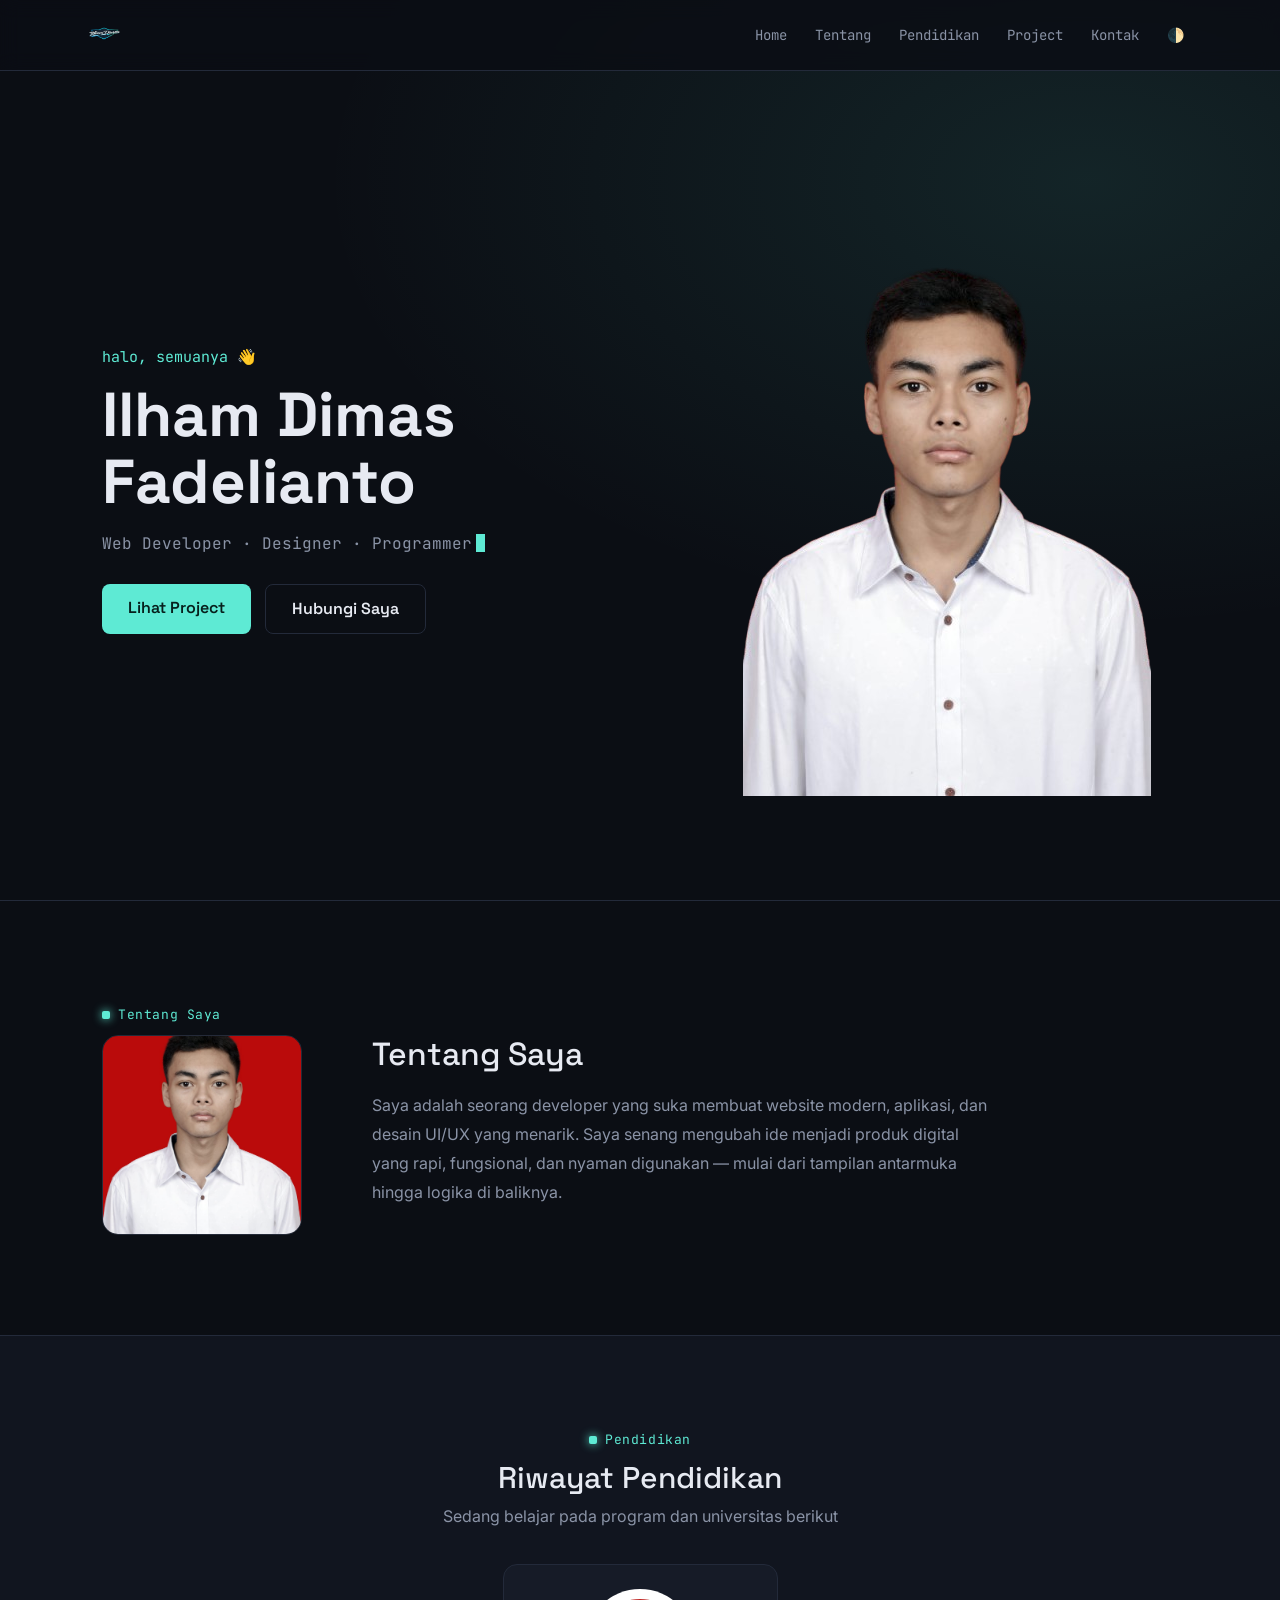
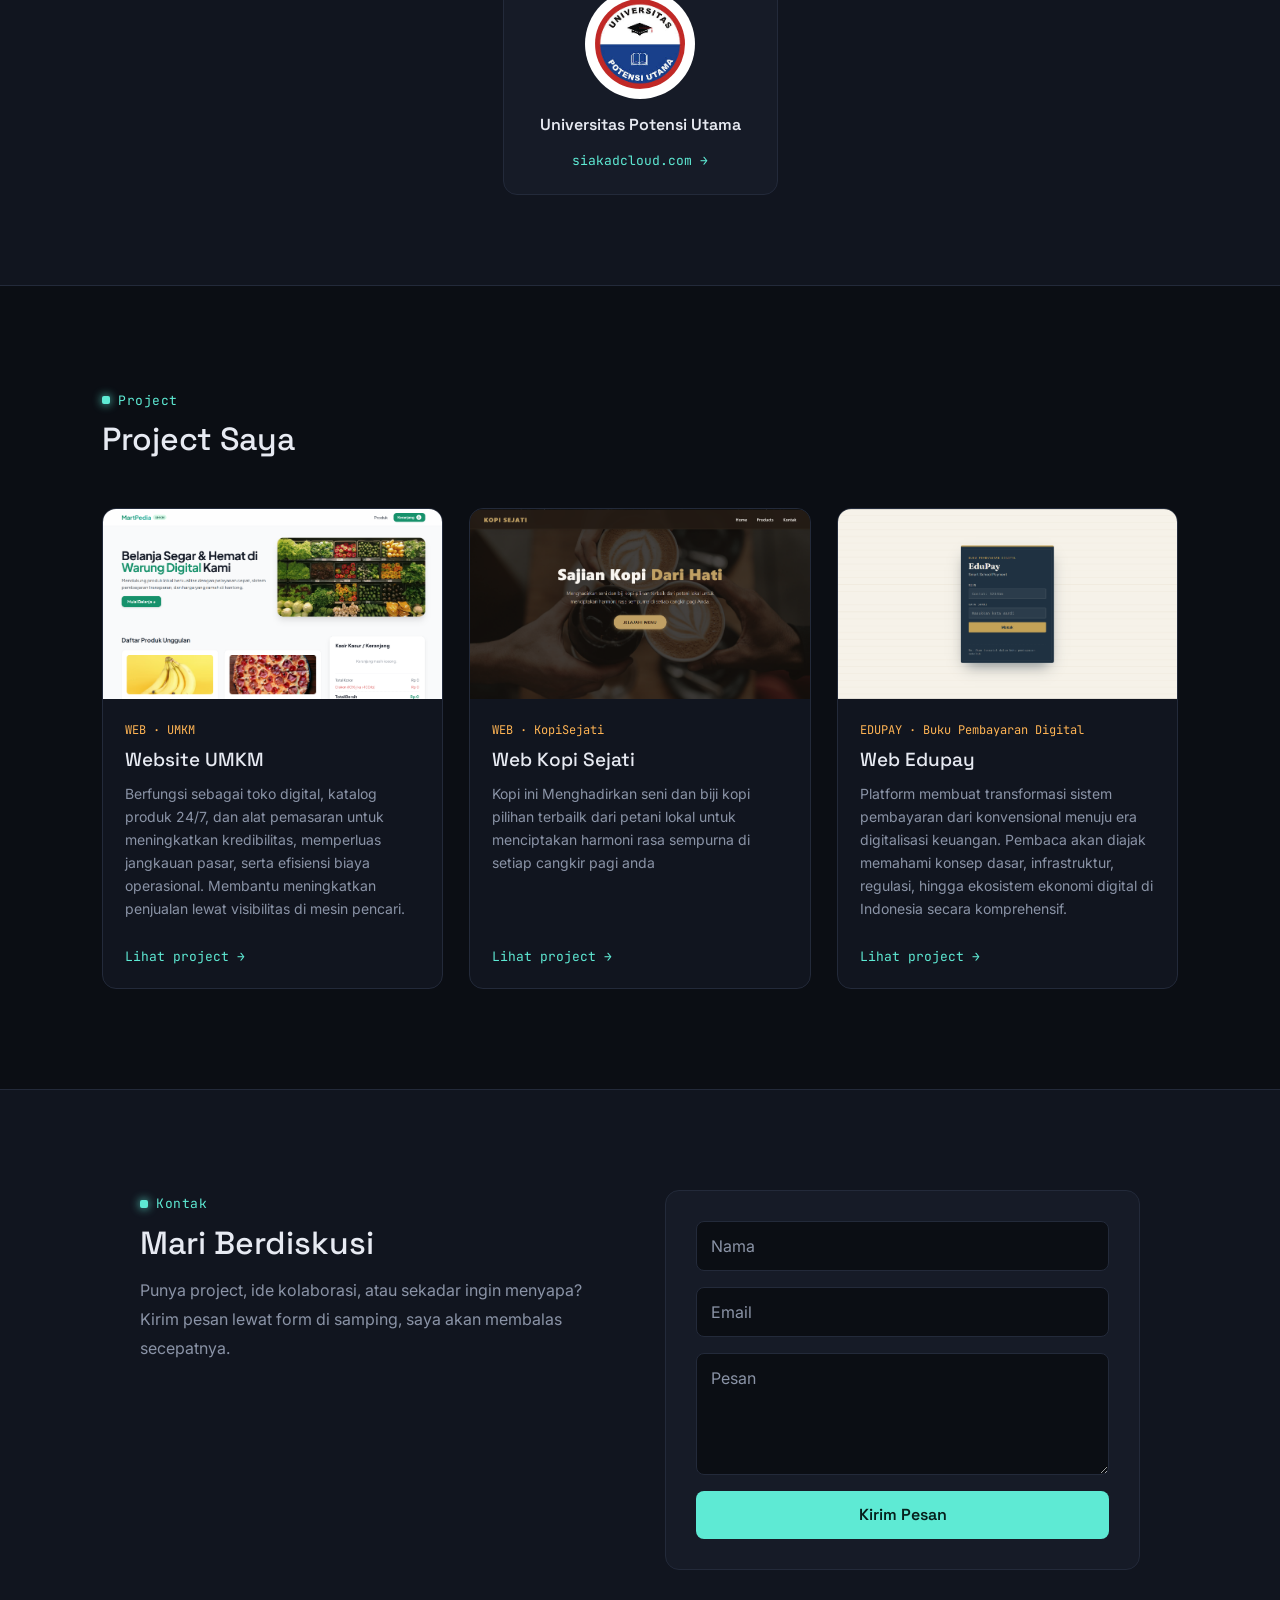
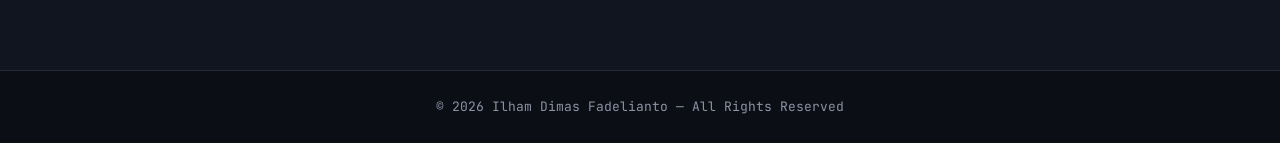
<file: index.html>
<!DOCTYPE html>
<html lang="id">
<head>
<meta charset="UTF-8">
<meta name="viewport" content="width=device-width, initial-scale=1.0">
<title>Ilham Dimas Fadelianto — Portofolio</title>
<link href="https://cdn.jsdelivr.net/npm/bootstrap@5.3.0/dist/css/bootstrap.min.css" rel="stylesheet">
<link href="https://unpkg.com/aos@2.3.4/dist/aos.css" rel="stylesheet">
<link rel="preconnect" href="https://fonts.googleapis.com">
<link href="https://fonts.googleapis.com/css2?family=Space+Grotesk:wght@500;600;700&family=Inter:wght@400;500;600&family=JetBrains+Mono:wght@400;500;600&display=swap" rel="stylesheet">

<style>
  :root{
    --bg:        #0B0E14;
    --surface:   #11151F;
    --surface-2: #161B27;
    --line:      #232A3A;
    --text:      #E7EAF2;
    --muted:     #8A93A6;
    --accent:    #5EEAD4; /* terminal teal */
    --accent-2:  #FFB454; /* warm amber for secondary highlight */
    --danger:    #FF6B6B;
  }

  *{ box-sizing: border-box; }

  body{
    font-family: 'Inter', sans-serif;
    background: var(--bg);
    color: var(--text);
    margin: 0;
  }

  h1, h2, h3, h4, h5, .display{
    font-family: 'Space Grotesk', sans-serif;
  }

  .mono{ font-family: 'JetBrains Mono', monospace; }

  a{ text-decoration: none; }

  ::selection{ background: var(--accent); color: #06201C; }

  /* ---------- Eyebrow / section labels ---------- */
  .eyebrow{
    font-family: 'JetBrains Mono', monospace;
    font-size: 13px;
    letter-spacing: 0.04em;
    color: var(--accent);
    display: inline-flex;
    align-items: center;
    gap: 8px;
    margin-bottom: 10px;
  }
  .eyebrow::before{
    content: "";
    width: 8px;
    height: 8px;
    border-radius: 2px;
    background: var(--accent);
    box-shadow: 0 0 10px var(--accent);
  }

  section{ scroll-margin-top: 110px; }

  /* ---------- Navbar ---------- */
  .navbar{
    background: rgba(11,14,20,0.85) !important;
    backdrop-filter: blur(10px);
    border-bottom: 1px solid var(--line);
  }
  .navbar-brand{
    font-family: 'Space Grotesk', sans-serif;
    font-weight: 700;
    color: var(--text) !important;
    letter-spacing: 0.01em;
    display: inline-flex;
    align-items: center;
    gap: 10px;
  }
  .navbar-brand .dot{ color: var(--accent); }
  .brand-logo{
    width: 44px;
    height: 44px;
    display: block;
  }
  .nav-link{
    font-family: 'JetBrains Mono', monospace;
    font-size: 14px;
    color: var(--muted) !important;
    margin: 0 6px;
    transition: color 0.2s;
    position: relative;
  }
  .nav-link:hover{ color: var(--text) !important; }
  .toggle-btn{ cursor: pointer; }

  /* ---------- Hero ---------- */
  .hero{
    min-height: 100vh;
    display: flex;
    align-items: center;
    padding: 140px 8% 60px;
    background:
      radial-gradient(60% 50% at 85% 20%, rgba(94,234,212,0.10), transparent),
      var(--bg);
    gap: 60px;
  }
  .hero-grid{
    display: grid;
    grid-template-columns: 1.1fr 0.9fr;
    gap: 50px;
    align-items: center;
    width: 100%;
  }
  .hero-greeting{
    font-family: 'JetBrains Mono', monospace;
    color: var(--accent);
    font-size: 15px;
    margin-bottom: 14px;
  }
  .hero h1.name{
    font-size: clamp(38px, 5.5vw, 62px);
    font-weight: 700;
    line-height: 1.08;
    margin: 0 0 16px;
    color: var(--text);
  }
  .hero .role{
    font-family: 'JetBrains Mono', monospace;
    font-size: 16px;
    color: var(--muted);
    margin-bottom: 28px;
  }
  .hero .role .cursor{
    display: inline-block;
    width: 9px;
    height: 18px;
    background: var(--accent);
    margin-left: 4px;
    animation: blink 1s steps(1) infinite;
    vertical-align: -3px;
  }
  @keyframes blink{ 50%{ opacity: 0; } }

  .btn-row{ display: flex; gap: 14px; flex-wrap: wrap; }
  .btn-primary-custom{
    background: var(--accent);
    color: #06201C;
    border: none;
    padding: 12px 26px;
    border-radius: 8px;
    font-weight: 600;
    font-family: 'Space Grotesk', sans-serif;
    transition: transform 0.2s, box-shadow 0.2s;
  }
  .btn-primary-custom:hover{
    transform: translateY(-2px);
    box-shadow: 0 8px 24px rgba(94,234,212,0.25);
    color: #06201C;
  }
  .btn-outline-custom{
    background: transparent;
    color: var(--text);
    border: 1px solid var(--line);
    padding: 12px 26px;
    border-radius: 8px;
    font-weight: 600;
    font-family: 'Space Grotesk', sans-serif;
    transition: border-color 0.2s, transform 0.2s;
  }
  .btn-outline-custom:hover{
    border-color: var(--accent);
    color: var(--accent);
    transform: translateY(-2px);
  }

  /* Terminal window — the signature element */
  .terminal{
    background: var(--surface);
    border: 1px solid var(--line);
    border-radius: 12px;
    overflow: hidden;
    box-shadow: 0 30px 60px rgba(0,0,0,0.45);
  }
  .terminal-bar{
    background: var(--surface-2);
    padding: 10px 14px;
    display: flex;
    align-items: center;
    gap: 8px;
    border-bottom: 1px solid var(--line);
  }
  .hero-side{
    display: flex;
    align-items: flex-start;
    justify-content: center;
    gap: 18px;
  }
  .hero-photo{
   .hero-photo{
    width: 100%;
    max-width: 380px;
    aspect-ratio: 1 / 1;
    border-radius: 20px;
    object-fit: cover;
    border: none; /* Hilangkan garis */
    box-shadow: 0 24px 48px rgba(0,0,0,0.45);
    flex-shrink: 0;
}
  }
  .hero-side .terminal{ flex: 1; min-width: 0; }
  @media (max-width: 575px){
    .hero-side{ flex-direction: column; }
    .hero-photo{ width: 80px; height: 80px; }
  }
  .terminal-dot{ width: 11px; height: 11px; border-radius: 50%; }
  .terminal-bar .t-title{
    margin-left: 8px;
    font-family: 'JetBrains Mono', monospace;
    font-size: 12px;
    color: var(--muted);
  }
  .terminal-body{
    padding: 22px 20px;
    font-family: 'JetBrains Mono', monospace;
    font-size: 14px;
    line-height: 1.85;
  }
  .t-prompt{ color: var(--accent); }
  .t-key{ color: #C792EA; }
  .t-string{ color: var(--accent-2); }
  .t-comment{ color: var(--muted); }
  .t-out{ color: var(--text); }

  /* ---------- About ---------- */
  .about-section{
    padding: 100px 8%;
    background: var(--bg);
    border-top: 1px solid var(--line);
  }
  .about-grid{
    display: grid;
    grid-template-columns: 220px 1fr;
    gap: 50px;
    align-items: start;
  }
  .profile-img{
    width: 200px;
    height: 200px;
    object-fit: cover;
    border-radius: 16px;
    border: 1px solid var(--line);
    filter: grayscale(15%);
  }
  .about-text h2{
    font-size: 32px;
    margin-bottom: 18px;
    color: var(--text);
  }
  .about-text p{
    color: var(--muted);
    font-size: 16px;
    line-height: 1.8;
    max-width: 620px;
  }

  /* ---------- Pendidikan ---------- */
  .pendidikan-section{
    padding: 90px 8%;
    background: var(--surface);
    border-top: 1px solid var(--line);
    border-bottom: 1px solid var(--line);
    text-align: center;
  }
  .pendidikan-section h2{
    font-size: 30px;
    margin-bottom: 8px;
  }
  .pendidikan-section p.sub{
    color: var(--muted);
    margin-bottom: 36px;
  }
  .campus-card{
    display: inline-flex;
    flex-direction: column;
    align-items: center;
    gap: 14px;
    padding: 24px 36px;
    border: 1px solid var(--line);
    border-radius: 14px;
    background: var(--surface-2);
    transition: border-color 0.25s, transform 0.25s;
  }
  .campus-card:hover{
    border-color: var(--accent);
    transform: translateY(-4px);
  }
  .img-potensi{
    width: 110px;
    height: 110px;
    object-fit: contain;
    border-radius: 50%;
    background: #fff;
    padding: 10px;
  }
  .campus-card .campus-name{
    font-family: 'Space Grotesk', sans-serif;
    color: var(--text);
    font-weight: 600;
  }
  .campus-card .campus-link{
    font-family: 'JetBrains Mono', monospace;
    font-size: 13px;
    color: var(--accent);
  }

  /* ---------- Project ---------- */
  .project-section{
    padding: 100px 8%;
    background: var(--bg);
  }
  .project-section .section-head{
    margin-bottom: 50px;
  }
  .project-section h2{
    font-size: 32px;
  }
  .project-grid{
    display: grid;
    grid-template-columns: repeat(3, 1fr);
    gap: 26px;
  }
  @media (max-width: 991px){
    .project-grid{ grid-template-columns: 1fr; }
    .about-grid{ grid-template-columns: 1fr; }
    .profile-img{ width: 140px; height: 140px; }
    .hero-grid{ grid-template-columns: 1fr; }
  }

  .proj-card{
    background: var(--surface);
    border: 1px solid var(--line);
    border-radius: 14px;
    overflow: hidden;
    transition: transform 0.3s, border-color 0.3s;
    display: flex;
    flex-direction: column;
  }
  .proj-card:hover{
    transform: translateY(-6px);
    border-color: var(--accent);
  }
  .proj-thumb{
    width: 100%;
    height: 190px;
    object-fit: cover;
    filter: saturate(85%);
    transition: filter 0.3s;
  }
  .proj-card:hover .proj-thumb{ filter: saturate(110%); }
  .proj-body{ padding: 22px; display: flex; flex-direction: column; gap: 10px; flex: 1; }
  .proj-tag{
    font-family: 'JetBrains Mono', monospace;
    font-size: 12px;
    color: var(--accent-2);
  }
  .proj-card h5{
    font-size: 19px;
    margin: 0;
    color: var(--text);
  }
  .proj-card p{
    font-size: 14px;
    color: var(--muted);
    line-height: 1.65;
    flex: 1;
  }
  .proj-link{
    font-family: 'JetBrains Mono', monospace;
    font-size: 13px;
    color: var(--accent);
  }
  .proj-link:after{ content: " →"; }

  /* ---------- Contact ---------- */
  .contact-section{
    padding: 100px 8%;
    background: var(--surface);
    border-top: 1px solid var(--line);
  }
  .contact-grid{
    display: grid;
    grid-template-columns: 1fr 1fr;
    gap: 50px;
    align-items: start;
    max-width: 1000px;
    margin: 0 auto;
  }
  .contact-grid h2{ font-size: 32px; margin-bottom: 14px; }
  .contact-grid p{ color: var(--muted); line-height: 1.8; }
  .contact-box{
    background: var(--surface-2);
    border: 1px solid var(--line);
    border-radius: 14px;
    padding: 30px;
  }
  .contact-box .form-control{
    background: var(--bg);
    border: 1px solid var(--line);
    color: var(--text);
    padding: 12px 14px;
    border-radius: 8px;
  }
  .contact-box .form-control:focus{
    background: var(--bg);
    color: var(--text);
    border-color: var(--accent);
    box-shadow: 0 0 0 3px rgba(94,234,212,0.15);
  }
  .contact-box .form-control::placeholder{ color: var(--muted); }
  .btn-kirim{
    background: var(--accent);
    color: #06201C;
    border: none;
    padding: 12px 26px;
    border-radius: 8px;
    font-weight: 600;
    font-family: 'Space Grotesk', sans-serif;
    width: 100%;
    transition: transform 0.2s;
  }
  .btn-kirim:hover{ transform: translateY(-2px); }
  @media (max-width: 767px){ .contact-grid{ grid-template-columns: 1fr; } }

  /* ---------- Footer ---------- */
  .footer-kedua{
    background: var(--bg);
    border-top: 1px solid var(--line);
    color: var(--muted);
    padding: 26px;
    text-align: center;
    font-family: 'JetBrains Mono', monospace;
    font-size: 13px;
  }

  /* ---------- Light mode (default = dark above; this is the optional toggle) ---------- */
  body.light-mode{
    background: #F7F7F2;
    color: #1A1A1A;
  }
  body.light-mode .hero,
  body.light-mode .about-section,
  body.light-mode .project-section{ background: #F7F7F2; }
  body.light-mode .pendidikan-section,
  body.light-mode .contact-section{ background: #EFEFE6; }
  body.light-mode .proj-card,
  body.light-mode .terminal,
  body.light-mode .campus-card,
  body.light-mode .contact-box{
    background: #FFFFFF;
    border-color: #E2E2D8;
  }
  body.light-mode .terminal-bar{ background: #F1F1E9; }
  body.light-mode .navbar{ background: rgba(247,247,242,0.9) !important; border-bottom-color: #E2E2D8; }
  body.light-mode .navbar-brand, body.light-mode .hero h1.name,
  body.light-mode .about-text h2, body.light-mode .pendidikan-section h2,
  body.light-mode .proj-card h5, body.light-mode .contact-grid h2{ color: #1A1A1A; }
  body.light-mode .nav-link{ color: #5A5A50 !important; }
  body.light-mode .nav-link:hover{ color: #1A1A1A !important; }
  body.light-mode .about-text p, body.light-mode .pendidikan-section p.sub,
  body.light-mode .proj-card p, body.light-mode .contact-grid p,
  body.light-mode .hero .role, body.light-mode .footer-kedua{ color: #5A5A50; }
  body.light-mode .btn-outline-custom{ color: #1A1A1A; border-color: #D8D8CC; }
  body.light-mode .contact-box .form-control{ background: #F7F7F2; color: #1A1A1A; border-color: #D8D8CC; }
</style>
</head>
<body>

<!-- Navbar -->
<nav class="navbar navbar-expand-lg fixed-top">
  <div class="container">
    <a class="navbar-brand" href="#home">
      <img src="Ini folder isi foto/Logo ilham dimas f.png" alt="Logo" class="brand-logo">
    </a>
    <button class="navbar-toggler" type="button" data-bs-toggle="collapse" data-bs-target="#navbarNav" style="border-color: var(--line);">
      <span class="navbar-toggler-icon"></span>
    </button>
    <div class="collapse navbar-collapse" id="navbarNav">
      <ul class="navbar-nav ms-auto align-items-lg-center">
        <li class="nav-item"><a class="nav-link" href="#home">Home</a></li>
        <li class="nav-item"><a class="nav-link" href="#about">Tentang</a></li>
        <li class="nav-item"><a class="nav-link" href="#pendidikan">Pendidikan</a></li>
        <li class="nav-item"><a class="nav-link" href="#project">Project</a></li>
        <li class="nav-item"><a class="nav-link" href="#contact">Kontak</a></li>
        <li class="nav-item">
          <span class="nav-link toggle-btn" onclick="toggleDarkMode()" title="Toggle tema">🌓</span>
        </li>
      </ul>
    </div>
  </div>
</nav>

<!-- Hero -->
<section class="hero" id="home">
  <div class="hero-grid">
    <div data-aos="fade-up">
      <div class="hero-greeting"> halo, semuanya 👋</div>
      <h1 class="name">Ilham Dimas<br>Fadelianto</h1>
      <div class="role">Web Developer · Designer · Programmer<span class="cursor"></span></div>
      <div class="btn-row">
        <a href="#project" class="btn-primary-custom">Lihat Project</a>
        <a href="#contact" class="btn-outline-custom">Hubungi Saya</a>
      </div>
    </div>

    <div data-aos="fade-left" data-aos-delay="150">
      <div class="hero-side">
        <img src="Ini folder isi foto/pasfoto transparan.png" alt="Foto Ilham Dimas Fadelianto" class="hero-photo">
      </div>
    </div>
  </div>
</section>

<!-- About -->
<section class="about-section" id="about">
  <div class="eyebrow">Tentang Saya</div>
  <div class="about-grid">
    <img src="Ini folder isi foto/pasfoto.jpeg" alt="Foto Profil" class="profile-img" data-aos="fade-right">
    <div class="about-text" data-aos="fade-up">
      <h2>Tentang Saya</h2>
      <p>Saya adalah seorang developer yang suka membuat website modern, aplikasi, dan desain UI/UX yang menarik. Saya senang mengubah ide menjadi produk digital yang rapi, fungsional, dan nyaman digunakan — mulai dari tampilan antarmuka hingga logika di baliknya.</p>
    </div>
  </div>
</section>

<!-- Pendidikan -->
<section class="pendidikan-section" id="pendidikan">
  <div class="eyebrow" style="justify-content:center;">Pendidikan</div>
  <h2 data-aos="fade-up">Riwayat Pendidikan</h2>
  <p class="sub" data-aos="fade-up">Sedang belajar pada program dan universitas berikut</p>

  <a href="https://upu.siakadcloud.com" target="_blank" rel="noopener" data-aos="zoom-in" style="display:inline-block;">
    <div class="campus-card">
      <img src="Ini folder isi foto/logo potensi.jpg" alt="Universitas Potensi Utama" class="img-potensi">
      <span class="campus-name">Universitas Potensi Utama</span>
      <span class="campus-link">siakadcloud.com →</span>
    </div>
  </a>
</section>

<!-- Project -->
<section class="project-section" id="project">
  <div class="section-head" data-aos="fade-up">
    <div class="eyebrow">Project</div>
    <h2>Project Saya</h2>
  </div>

  <div class="project-grid">

    <div class="proj-card" data-aos="fade-up">
      <a href="webumkm.html">
        <img src="Ini folder isi foto/webumkm.png" alt="Website UMKM" class="proj-thumb">
      </a>
      <div class="proj-body">
        <span class="proj-tag">WEB · UMKM</span>
        <h5>Website UMKM</h5>
        <p>Berfungsi sebagai toko digital, katalog produk 24/7, dan alat pemasaran untuk meningkatkan kredibilitas, memperluas jangkauan pasar, serta efisiensi biaya operasional. Membantu meningkatkan penjualan lewat visibilitas di mesin pencari.</p>
        <a href="webumkm.html" class="proj-link">Lihat project</a>
      </div>
    </div>

    <div class="proj-card" data-aos="fade-up" data-aos-delay="100">
      <a href="kopisejati.html">
        <img src="Ini folder isi foto/kopisejati.png" alt="Aplikasi Kasir" class="proj-thumb">
      </a>
      <div class="proj-body">
        <span class="proj-tag">WEB · KopiSejati</span>
        <h5>Web Kopi Sejati</h5>
        <p>Kopi ini Menghadirkan seni dan biji kopi pilihan terbailk dari petani lokal untuk menciptakan harmoni rasa sempurna di setiap cangkir pagi anda</p>
        <a href="kopisejati.html" class="proj-link">Lihat project</a>
      </div>
    </div>

    <div class="proj-card" data-aos="fade-up" data-aos-delay="200">
      <a href="EduPay/index.html">
        <img src="Ini folder isi foto/edupay.png" alt="Web Pengajuan" class="proj-thumb">
      </a>
      <div class="proj-body">
        <span class="proj-tag">EDUPAY · Buku Pembayaran Digital</span>
        <h5>Web Edupay</h5>
        <p>Platform membuat transformasi sistem pembayaran dari konvensional menuju era digitalisasi keuangan. Pembaca akan diajak memahami konsep dasar, infrastruktur, regulasi, hingga ekosistem ekonomi digital di Indonesia secara komprehensif.</p>
        <a href="EduPay/index.html" class="proj-link">Lihat project</a>
      </div>
    </div>

  </div>
</section>

<!-- Contact -->
<section class="contact-section" id="contact">
  <div class="contact-grid">
    <div data-aos="fade-right">
      <div class="eyebrow">Kontak</div>
      <h2>Mari Berdiskusi</h2>
      <p>Punya project, ide kolaborasi, atau sekadar ingin menyapa? Kirim pesan lewat form di samping, saya akan membalas secepatnya.</p>
    </div>
    <form class="contact-box" data-aos="fade-left">
      <div class="mb-3">
        <input type="text" class="form-control" placeholder="Nama">
      </div>
      <div class="mb-3">
        <input type="email" class="form-control" placeholder="Email">
      </div>
      <div class="mb-3">
        <textarea class="form-control" rows="4" placeholder="Pesan"></textarea>
      </div>
      <button class="btn-kirim" type="submit">Kirim Pesan</button>
    </form>
  </div>
</section>

<!-- Footer -->
<footer class="footer-kedua">
  © 2026 Ilham Dimas Fadelianto — All Rights Reserved
</footer>

<script src="https://cdn.jsdelivr.net/npm/bootstrap@5.3.0/dist/js/bootstrap.bundle.min.js"></script>
<script src="https://unpkg.com/aos@2.3.4/dist/aos.js"></script>
<script>
  AOS.init({ duration: 900, once: true });

  function toggleDarkMode() {
    document.body.classList.toggle("light-mode");
  }
</script>

</body>
</html>
</file>
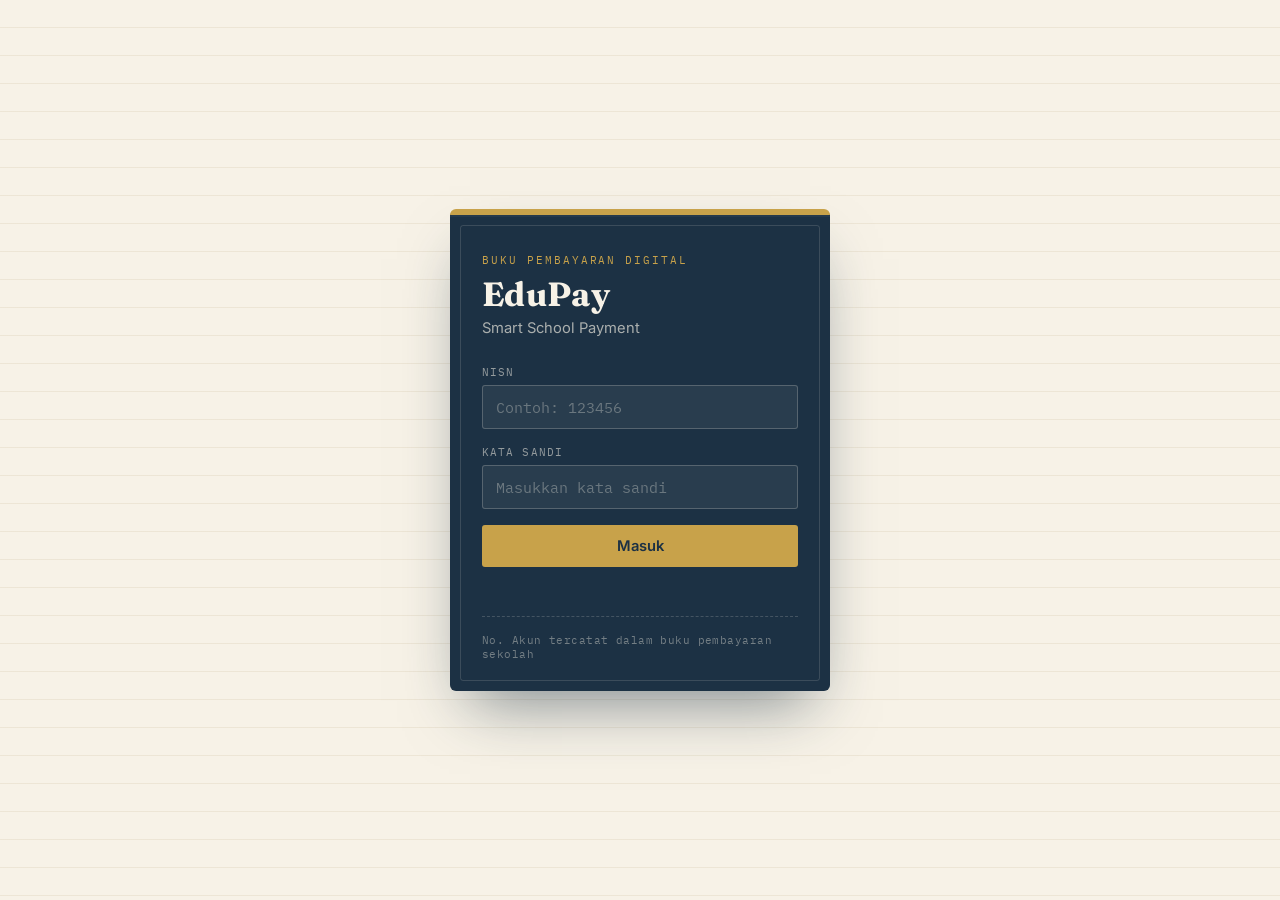
<file: EduPay/index.html>
<!DOCTYPE html>
<html lang="id">
<head>
<meta charset="utf-8">
<meta name="viewport" content="width=device-width, initial-scale=1">
<title>EduPay — Masuk</title>
<link rel="stylesheet" href="style.css">
</head>
<body>

<div class="cover-screen">
  <div class="cover">
    <p class="cover-eyebrow">Buku Pembayaran Digital</p>
    <h1>EduPay</h1>
    <p class="tagline">Smart School Payment</p>

    <div class="field">
      <label for="nisn">NISN</label>
      <input type="text" id="nisn" placeholder="Contoh: 123456" autocomplete="off">
    </div>

    <div class="field">
      <label for="password">Kata Sandi</label>
      <input type="password" id="password" placeholder="Masukkan kata sandi">
    </div>

    <button class="btn btn-gold" onclick="login()">Masuk</button>

    <p class="error-msg" id="pesan"></p>

    <div class="cover-foot">No. Akun tercatat dalam buku pembayaran sekolah</div>
  </div>
</div>

<script>
function login(){
  let nisn = document.getElementById("nisn").value;
  let password = document.getElementById("password").value;

  if(nisn=="123456" && password=="admin123"){
    window.location.href="dashboard.html";
  } else {
    document.getElementById("pesan").innerHTML="NISN atau kata sandi salah.";
  }
}
</script>

</body>
</html>
</file>
<file: EduPay/style.css>
/* ============================================================
   EduPay — "Buku SPP" Ledger Theme
   Terinspirasi dari buku tabungan/SPP sekolah:
   sampul kertas krem, tinta navy, cap "LUNAS" merah.
   ============================================================ */

@import url('https://fonts.googleapis.com/css2?family=Fraunces:opsz,wght@9..144,500;9..144,600;9..144,700&family=Inter:wght@400;500;600;700&family=IBM+Plex+Mono:wght@500;600&display=swap');

:root{
  --paper:        #F7F2E7;
  --paper-line:   #E3D9C4;
  --card:         #FFFCF5;
  --ink:          #1C3144;
  --ink-soft:     #4A5A6B;
  --muted:        #8A8472;
  --stamp-red:    #B23A2E;
  --stamp-red-deep:#8C2C22;
  --ledger-green: #2F6F4E;
  --ledger-green-deep:#244F38;
  --gold:         #C8A24A;

  --radius-card: 4px;
  --shadow-paper: 0 1px 0 rgba(28,49,68,0.05), 0 12px 24px -16px rgba(28,49,68,0.35);

  --font-display: 'Fraunces', serif;
  --font-body: 'Inter', sans-serif;
  --font-mono: 'IBM Plex Mono', monospace;
}

*{ box-sizing: border-box; }

body{
  margin:0;
  min-height:100vh;
  font-family: var(--font-body);
  color: var(--ink);
  background:
    repeating-linear-gradient(
      to bottom,
      transparent 0px,
      transparent 27px,
      var(--paper-line) 28px
    ),
    var(--paper);
  transition: background-color .4s ease, color .4s ease;
}

body.dark{
  --paper: #131A22;
  --paper-line: #1F2A36;
  --card: #1A2330;
  --ink: #EDE6D6;
  --ink-soft: #B9C2CC;
  --muted: #7E8A96;
  background:
    repeating-linear-gradient(
      to bottom,
      transparent 0px,
      transparent 27px,
      var(--paper-line) 28px
    ),
    var(--paper);
}

a{ color: inherit; }

/* ---------- Top bar (passbook spine) ---------- */
.ledger-bar{
  background: var(--ink);
  color: var(--paper);
  padding: 14px 0;
  border-bottom: 3px solid var(--gold);
}
.ledger-bar .wrap{
  max-width: 720px;
  margin: 0 auto;
  padding: 0 20px;
  display:flex;
  align-items:center;
  justify-content:space-between;
}
.brand{
  font-family: var(--font-display);
  font-weight:700;
  font-size: 1.4rem;
  letter-spacing: .02em;
  display:flex;
  align-items:baseline;
  gap:6px;
}
.brand small{
  font-family: var(--font-mono);
  font-size:.6rem;
  font-weight:600;
  letter-spacing:.12em;
  color: var(--gold);
  text-transform:uppercase;
}
.btn-toggle{
  background:transparent;
  border:1px solid rgba(247,242,231,.35);
  color: var(--paper);
  font-family: var(--font-mono);
  font-size:.72rem;
  letter-spacing:.08em;
  text-transform:uppercase;
  padding:7px 12px;
  border-radius: 3px;
  cursor:pointer;
  transition: all .2s ease;
}
.btn-toggle:hover{ border-color: var(--gold); color: var(--gold); }

/* ---------- Page shell ---------- */
.wrap{ max-width: 720px; margin: 0 auto; padding: 0 20px; }
.page{ padding: 40px 0 64px; }

/* ---------- Cards (ledger pages) ---------- */
.card{
  background: var(--card);
  border: 1px solid var(--paper-line);
  border-radius: var(--radius-card);
  box-shadow: var(--shadow-paper);
  position: relative;
}
.card::before{
  /* spiral-bound hole punch detail */
  content:"";
  position:absolute;
  left:-1px; top:18px; bottom:18px; width:3px;
  background: repeating-linear-gradient(to bottom, var(--paper-line) 0 6px, transparent 6px 16px);
}

/* ---------- Login (passbook cover) ---------- */
.cover-screen{
  min-height: 100vh;
  display:flex;
  align-items:center;
  justify-content:center;
  padding: 24px;
}
.cover{
  width: 100%;
  max-width: 380px;
  background: var(--ink);
  color: var(--paper);
  border-radius: 6px;
  padding: 38px 32px 30px;
  position: relative;
  box-shadow: 0 30px 60px -20px rgba(28,49,68,.55), 0 2px 0 rgba(255,255,255,.04) inset;
  border-top: 6px solid var(--gold);
}
.cover::after{
  content:"";
  position:absolute;
  inset: 10px;
  border: 1px solid rgba(247,242,231,.14);
  border-radius: 3px;
  pointer-events:none;
}
.cover-eyebrow{
  font-family: var(--font-mono);
  font-size: .68rem;
  letter-spacing: .18em;
  text-transform: uppercase;
  color: var(--gold);
  margin: 0 0 6px;
}
.cover h1{
  font-family: var(--font-display);
  font-size: 2.1rem;
  font-weight: 700;
  margin: 0;
  letter-spacing: .01em;
}
.cover p.tagline{
  color: rgba(247,242,231,.65);
  margin: 4px 0 28px;
  font-size: .92rem;
}
.field{
  margin-bottom: 16px;
}
.field label{
  display:block;
  font-family: var(--font-mono);
  font-size: .68rem;
  letter-spacing: .1em;
  text-transform: uppercase;
  color: rgba(247,242,231,.55);
  margin-bottom: 6px;
}
.field input{
  width:100%;
  background: rgba(247,242,231,.06);
  border: 1px solid rgba(247,242,231,.22);
  color: var(--paper);
  font-family: var(--font-mono);
  font-size: .95rem;
  padding: 11px 13px;
  border-radius: 3px;
  outline:none;
  transition: border-color .2s ease, background .2s ease;
}
.field input::placeholder{ color: rgba(247,242,231,.32); }
.field input:focus{
  border-color: var(--gold);
  background: rgba(247,242,231,.1);
}
.btn{
  display:inline-flex;
  align-items:center;
  justify-content:center;
  gap:8px;
  font-family: var(--font-body);
  font-weight:600;
  font-size: .92rem;
  padding: 12px 20px;
  border-radius: 3px;
  border:none;
  cursor:pointer;
  width:100%;
  text-decoration:none;
  transition: transform .15s ease, box-shadow .15s ease, background .2s ease;
}
.btn:active{ transform: translateY(1px); }
.btn-gold{
  background: var(--gold);
  color: var(--ink);
}
.btn-gold:hover{ background:#D5B566; box-shadow: 0 8px 18px -8px rgba(200,162,74,.6); }
.btn-stamp{
  background: var(--ledger-green);
  color: #fff;
}
.btn-stamp:hover{ background: var(--ledger-green-deep); box-shadow:0 8px 18px -8px rgba(47,111,78,.55); }

.error-msg{
  font-family: var(--font-mono);
  font-size: .78rem;
  color: #E89A8C;
  margin: 14px 0 0;
  min-height: 1em;
}
.cover-foot{
  margin-top: 22px;
  padding-top: 16px;
  border-top: 1px dashed rgba(247,242,231,.18);
  font-family: var(--font-mono);
  font-size: .68rem;
  color: rgba(247,242,231,.4);
  letter-spacing: .04em;
}

/* ---------- Dashboard ---------- */
.greeting-card{
  padding: 26px 28px;
  margin-bottom: 22px;
}
.greeting-card .hello{
  font-size: .9rem;
  color: var(--ink-soft);
  margin: 0 0 14px;
}
.balance-row{
  display:flex;
  align-items: baseline;
  justify-content: space-between;
  flex-wrap: wrap;
  gap: 12px;
}
.balance-amount{
  font-family: var(--font-display);
  font-weight: 700;
  font-size: 2.4rem;
  line-height:1;
}
.balance-label{
  font-family: var(--font-mono);
  font-size: .68rem;
  letter-spacing: .12em;
  text-transform: uppercase;
  color: var(--muted);
  margin-top: 4px;
}
.due-chip{
  font-family: var(--font-mono);
  font-size: .7rem;
  letter-spacing: .04em;
  background: rgba(178,58,46,.1);
  color: var(--stamp-red);
  border: 1px solid rgba(178,58,46,.3);
  padding: 5px 10px;
  border-radius: 3px;
  white-space:nowrap;
}

.entry-grid{
  display:grid;
  grid-template-columns: repeat(3, 1fr);
  gap: 14px;
  margin-bottom: 22px;
}
.entry{
  padding: 18px 14px;
  text-align:center;
  cursor:pointer;
  text-decoration:none;
  display:flex;
  flex-direction:column;
  align-items:center;
  gap:8px;
  transition: transform .15s ease, box-shadow .2s ease;
}
.entry:hover{ transform: translateY(-2px); box-shadow: 0 16px 28px -18px rgba(28,49,68,.4); }
.entry .ico{ font-size: 1.5rem; }
.entry .lbl{
  font-family: var(--font-mono);
  font-size: .68rem;
  letter-spacing: .06em;
  text-transform: uppercase;
  color: var(--ink-soft);
}

.section-card{ padding: 22px 24px 14px; margin-bottom: 22px; }
.section-title{
  font-family: var(--font-display);
  font-size: 1.05rem;
  font-weight:600;
  margin: 0 0 4px;
}
.section-sub{
  font-family: var(--font-mono);
  font-size: .68rem;
  letter-spacing:.08em;
  text-transform:uppercase;
  color: var(--muted);
  margin: 0 0 16px;
}
.chart-wrap{ padding-bottom: 6px; }

.cta-center{ text-align:center; margin-top: 28px; }
.cta-center .btn{ width: auto; padding: 13px 34px; }

/* ---------- QRIS / receipt ---------- */
.receipt-screen{
  min-height: 100vh;
  display:flex;
  align-items:center;
  justify-content:center;
  padding: 28px 20px;
}
.receipt{
  width:100%;
  max-width: 360px;
  padding: 30px 26px 26px;
  text-align:center;
  position:relative;
  overflow:hidden;
}
.receipt-edge{
  position:absolute; left:0; right:0; bottom:-1px; height:14px;
  background:
    radial-gradient(circle at 8px 0, transparent 7px, var(--paper) 7.5px) repeat-x,
    var(--card);
  background-size: 16px 16px;
}
.receipt-eyebrow{
  font-family: var(--font-mono);
  font-size: .68rem;
  letter-spacing: .16em;
  text-transform: uppercase;
  color: var(--muted);
  margin: 0 0 4px;
}
.receipt h2{
  font-family: var(--font-display);
  font-size: 1.3rem;
  margin: 0 0 18px;
}
.qr-frame{
  display:inline-block;
  padding: 12px;
  background:#fff;
  border: 1px solid var(--paper-line);
  border-radius: 4px;
}
.qr-frame img{ display:block; width: 200px; height:200px; }
.receipt-amount{
  font-family: var(--font-display);
  font-weight:700;
  font-size: 1.7rem;
  margin: 18px 0 2px;
}
.receipt-note{
  font-family: var(--font-mono);
  font-size: .68rem;
  color: var(--muted);
  letter-spacing: .04em;
  margin: 0 0 22px;
}

.stamp{
  position:absolute;
  top: 42%;
  left:50%;
  transform: translate(-50%,-50%) rotate(-16deg) scale(0);
  font-family: var(--font-display);
  font-weight: 700;
  font-size: 2rem;
  letter-spacing: .08em;
  color: var(--ledger-green);
  border: 5px solid var(--ledger-green);
  border-radius: 8px;
  padding: 6px 18px;
  opacity:0;
  pointer-events:none;
  transition: transform .45s cubic-bezier(.34,1.56,.64,1), opacity .25s ease;
}
.stamp.show{
  transform: translate(-50%,-50%) rotate(-16deg) scale(1);
  opacity:.92;
}

/* ---------- Misc ---------- */
.text-muted{ color: var(--muted); }

@media (max-width: 540px){
  .entry-grid{ grid-template-columns: 1fr 1fr 1fr; gap: 10px; }
  .balance-amount{ font-size: 1.9rem; }
  .cover{ padding: 30px 22px 24px; }
}
</file>
